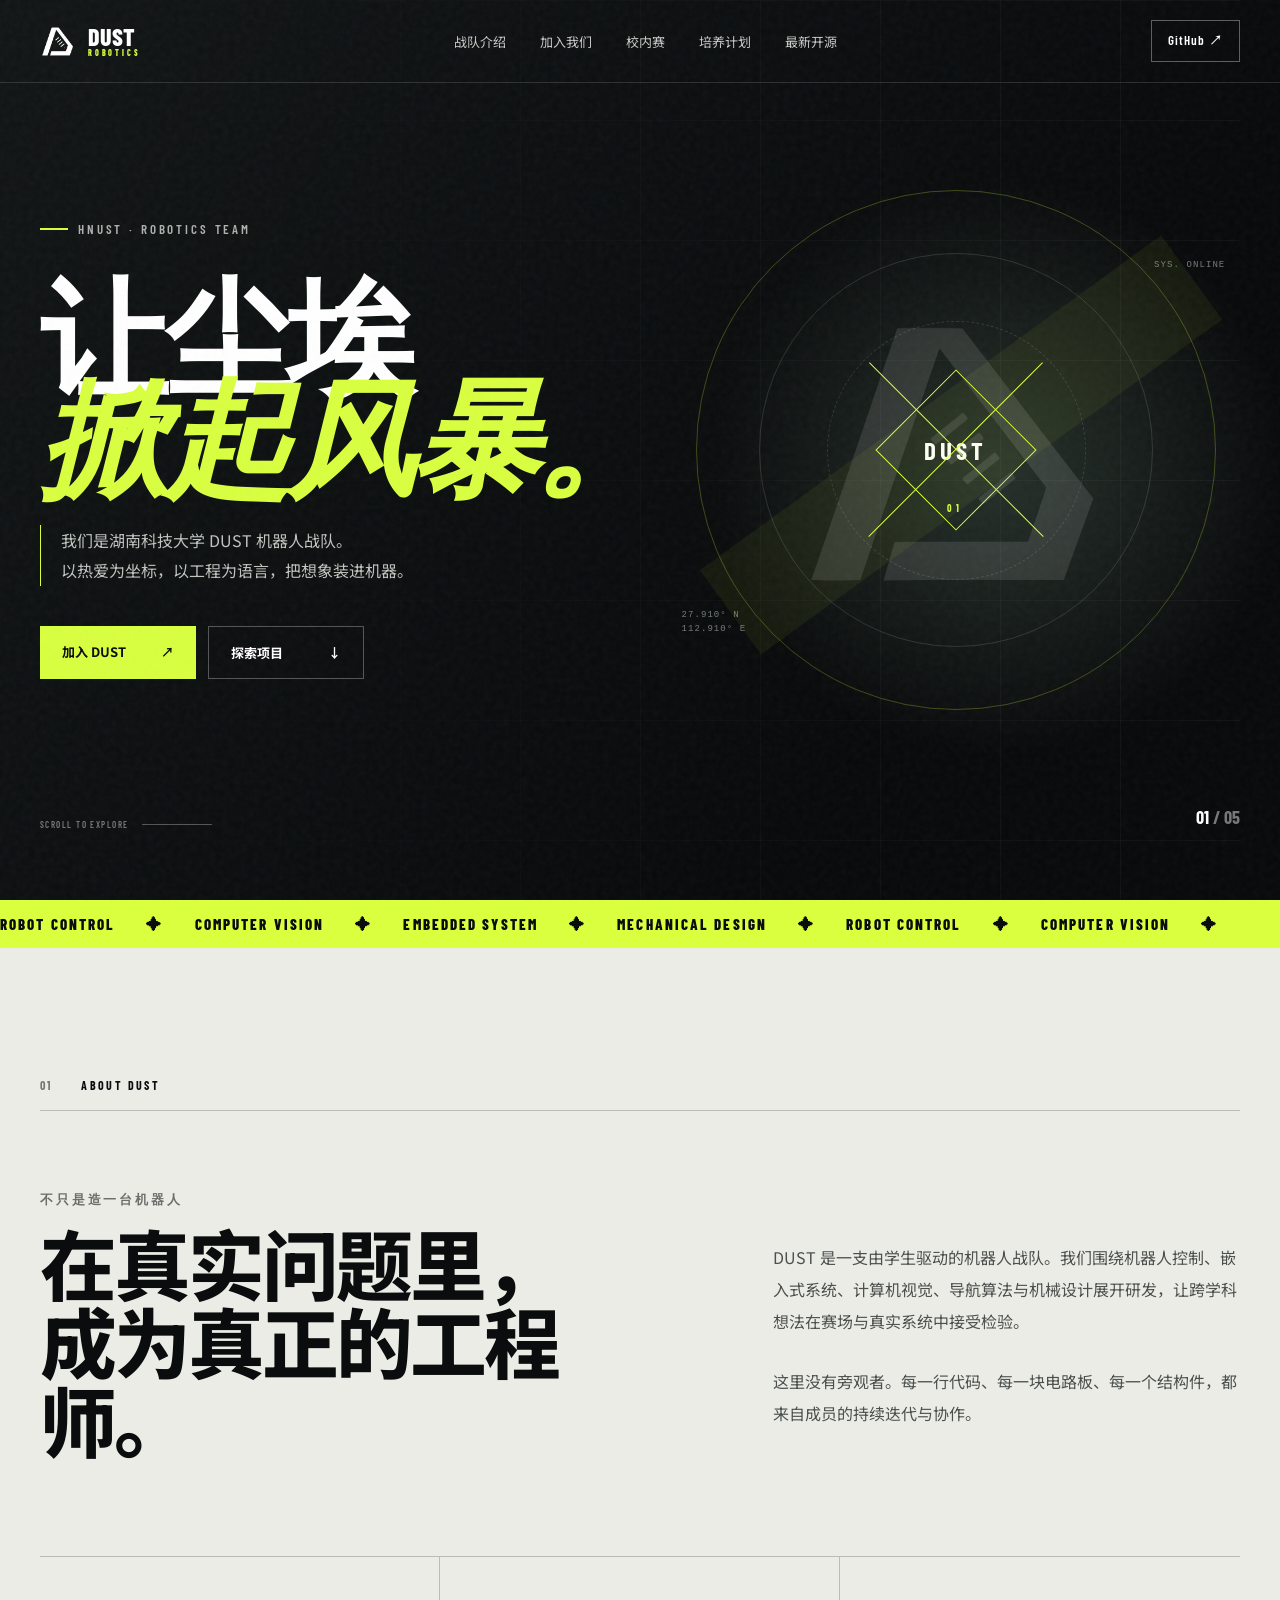
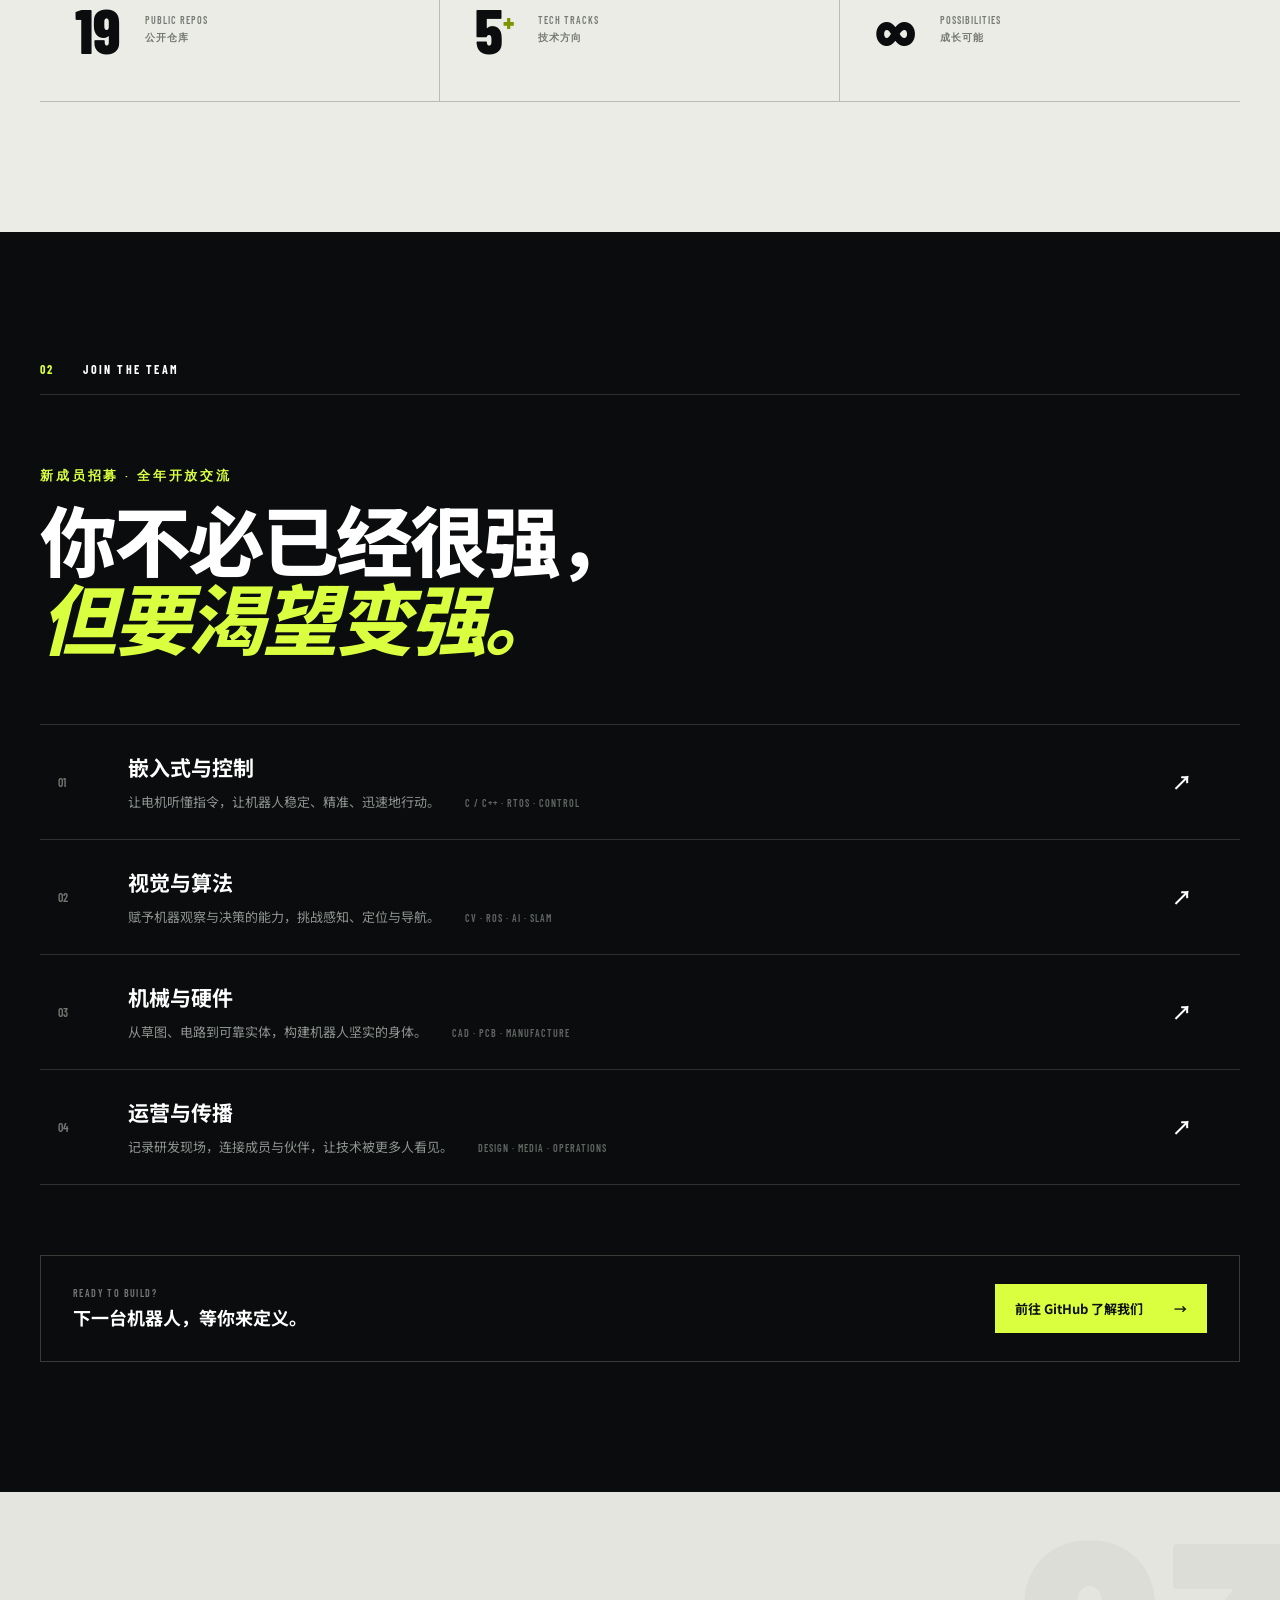
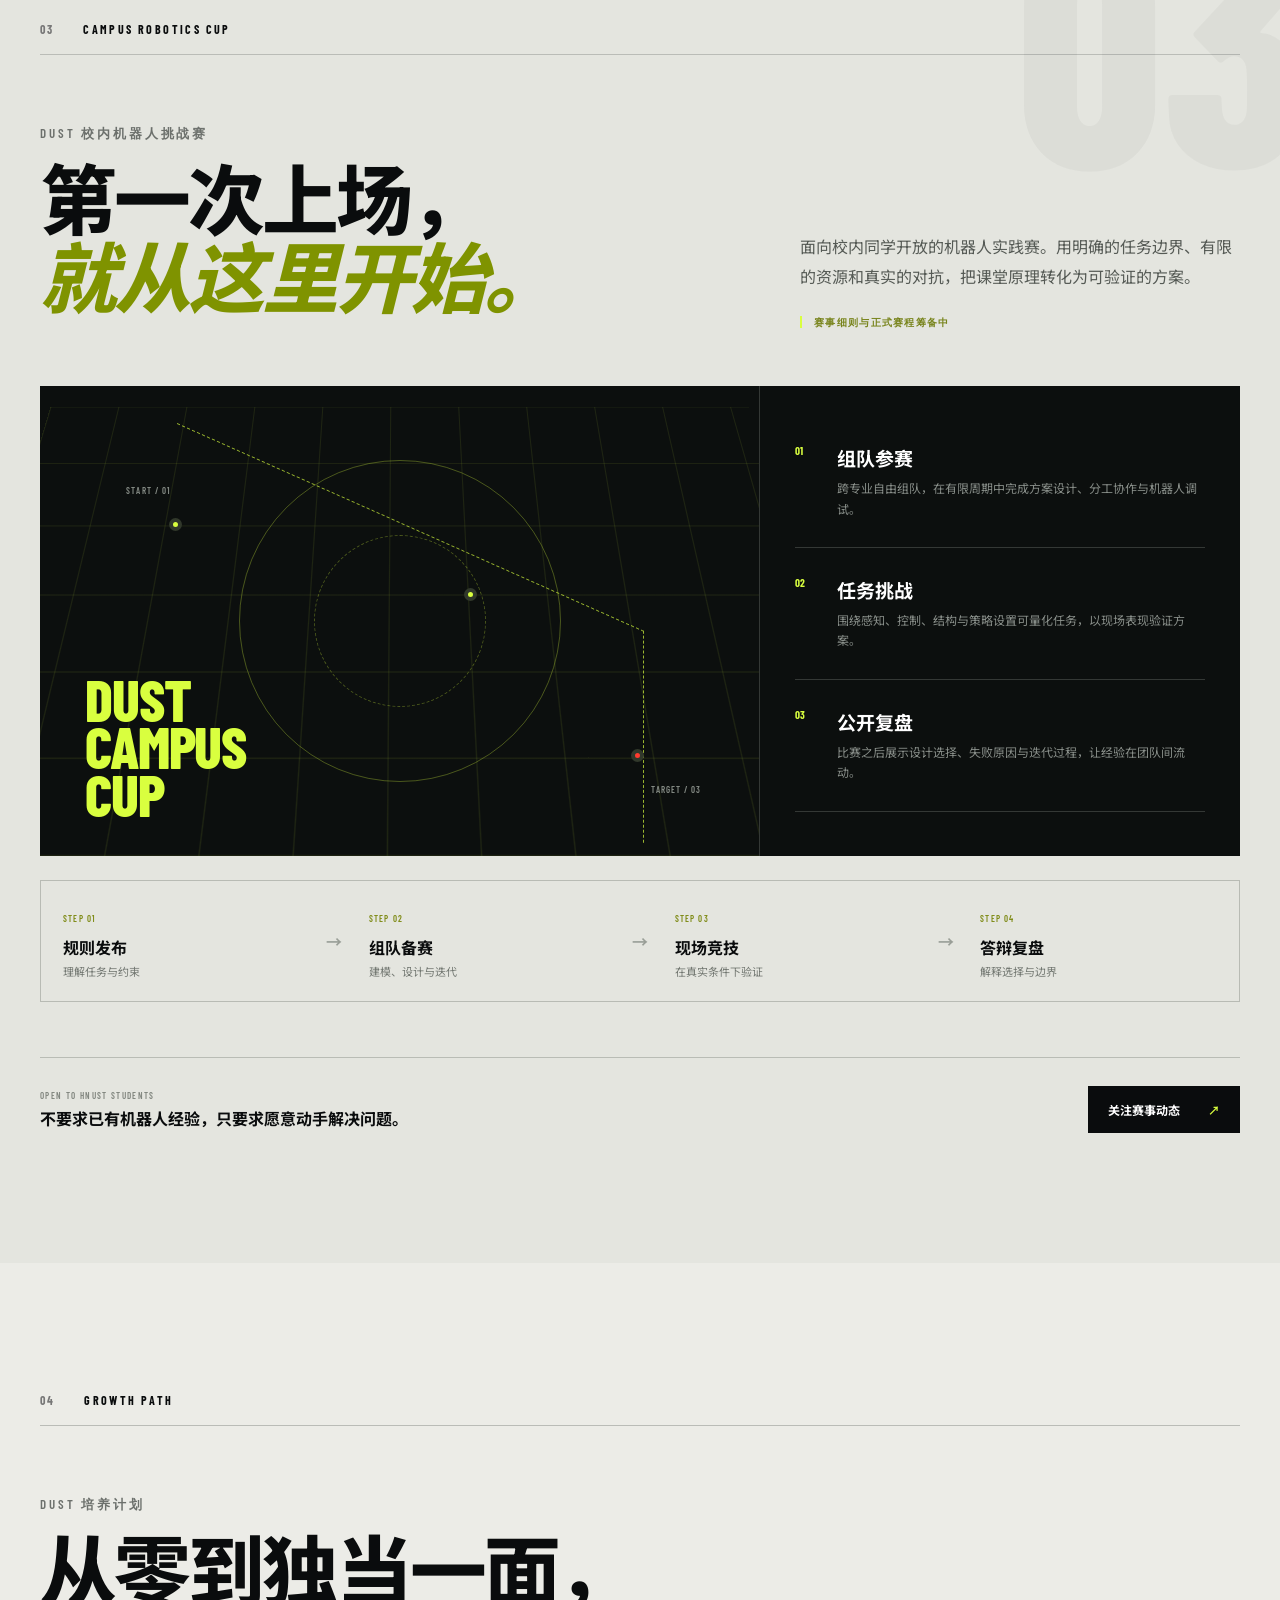
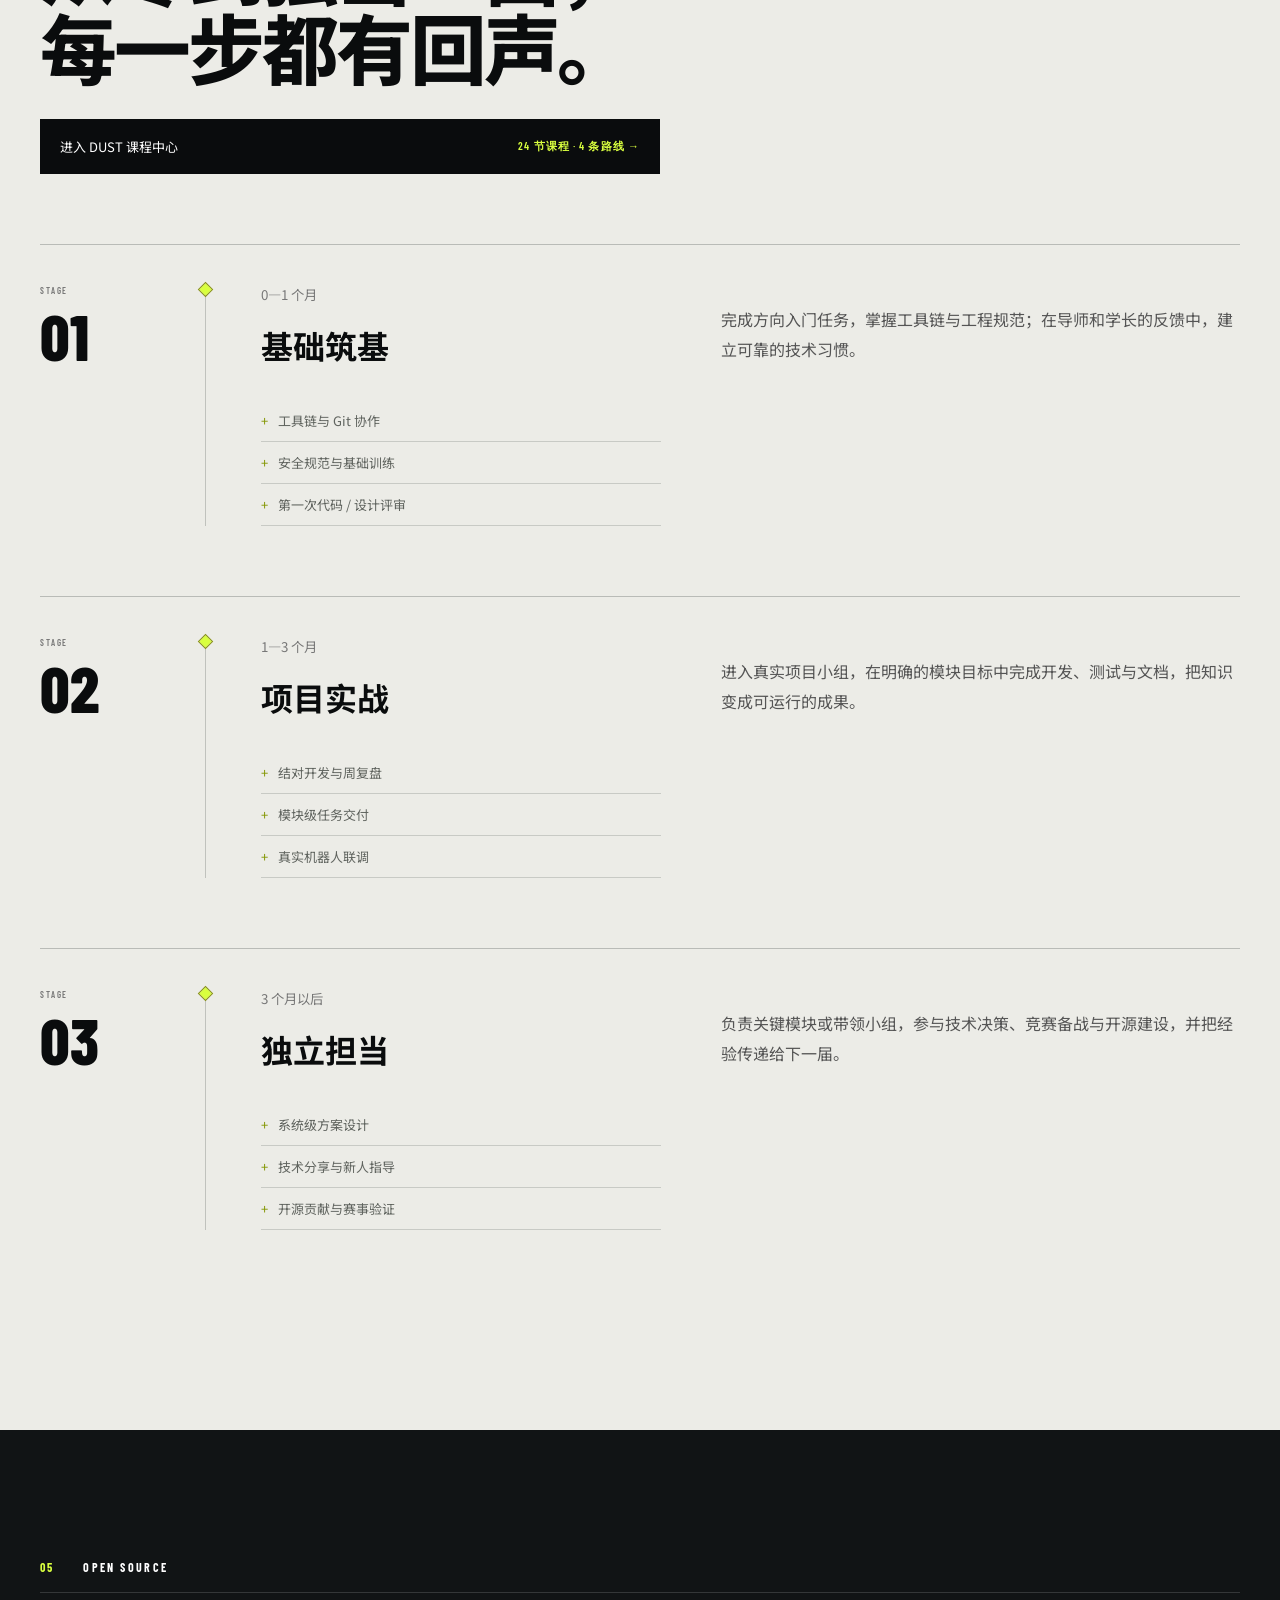
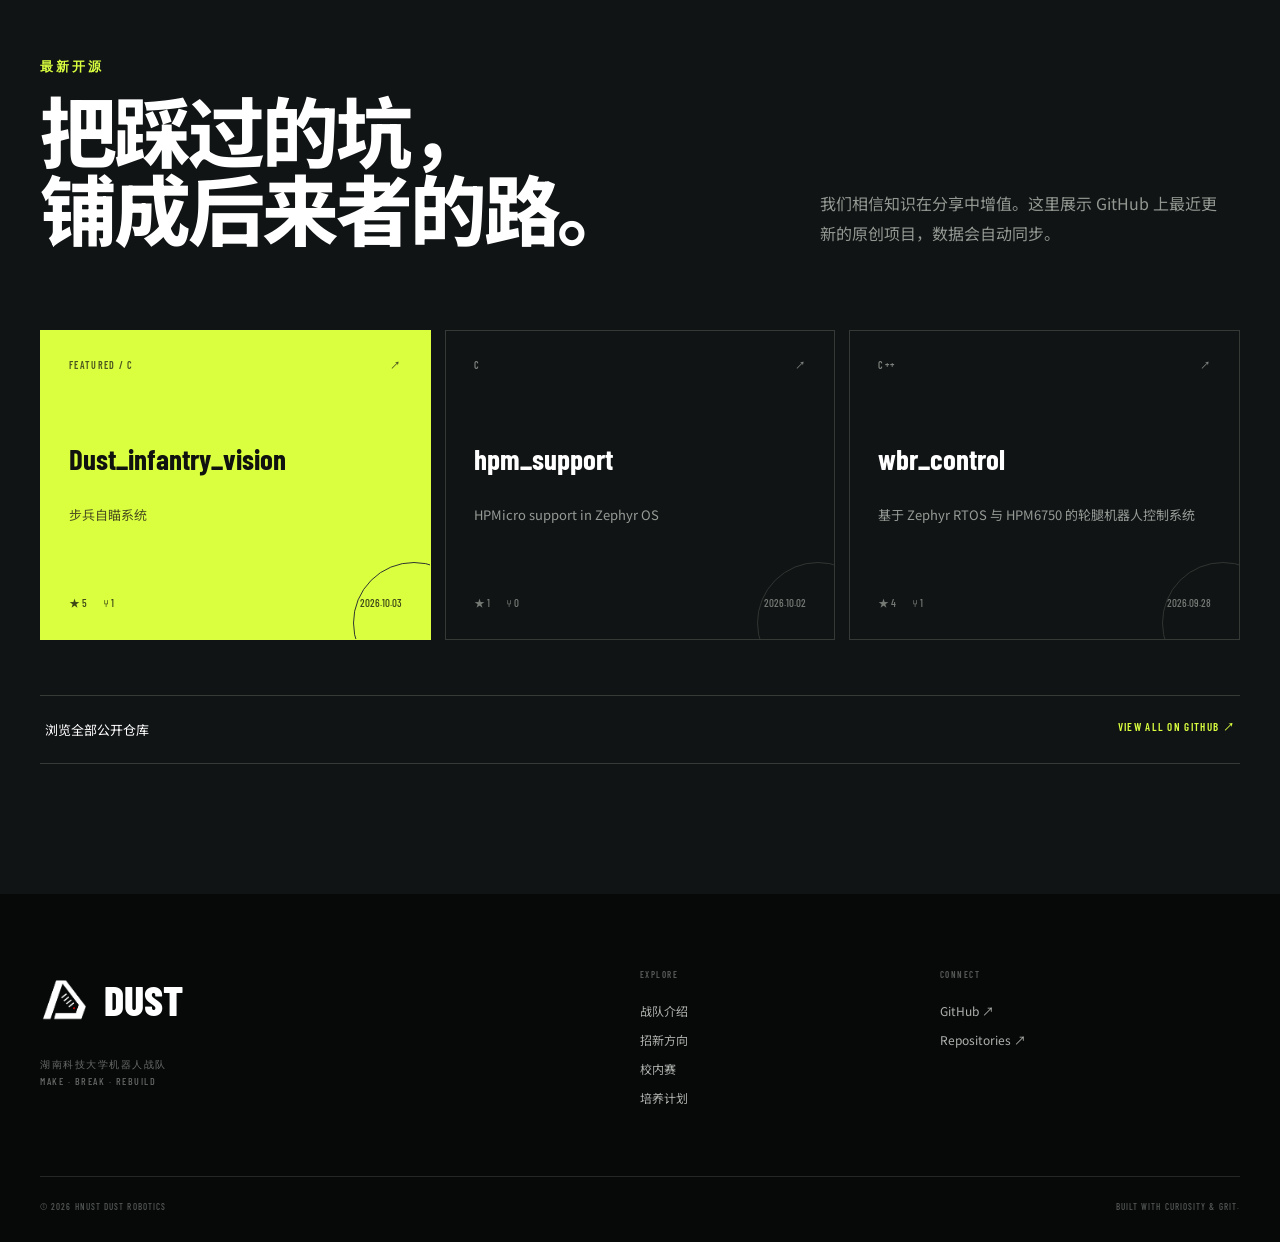
<file: index.html>
<!doctype html>
<html lang="zh-CN">
<head>
  <meta charset="UTF-8" />
  <meta name="viewport" content="width=device-width, initial-scale=1.0" />
  <meta name="description" content="湖南科技大学 DUST 战队——以机器人为载体，在工程实践中创造、成长与开源。" />
  <meta name="theme-color" content="#090b0c" />
  <title>DUST ROBOTICS · 湖南科技大学机器人战队</title>
  <link rel="preconnect" href="https://api.github.com" />
  <link rel="stylesheet" href="styles.css?v=20261004-3" />
</head>
<body>
  <div class="grain" aria-hidden="true"></div>
  <header class="nav-wrap">
    <nav class="nav container" aria-label="主导航">
      <a class="brand" href="#top" aria-label="DUST 首页">
        <img class="brand-logo" src="assets/dust-logo-transparent.png" alt="" />
        <span>DUST<small>ROBOTICS</small></span>
      </a>
      <button class="menu-button" aria-expanded="false" aria-controls="nav-links"><span></span><span></span></button>
      <div class="nav-links" id="nav-links">
        <a href="#about">战队介绍</a>
        <a href="#recruit">加入我们</a>
        <a href="#campus-cup">校内赛</a>
        <a href="#growth">培养计划</a>
        <a href="#opensource">最新开源</a>
      </div>
      <a class="nav-github" href="https://github.com/HNUST-Dust" target="_blank" rel="noreferrer">GitHub ↗</a>
    </nav>
  </header>

  <main id="top">
    <section class="hero container">
      <div class="hero-copy reveal">
        <p class="eyebrow"><span></span>HNUST · ROBOTICS TEAM</p>
        <h1>让尘埃<br><em>掀起风暴。</em></h1>
        <p class="hero-lead">我们是湖南科技大学 DUST 机器人战队。<br>以热爱为坐标，以工程为语言，把想象装进机器。</p>
        <div class="hero-actions">
          <a class="button primary" href="#recruit">加入 DUST <span>↗</span></a>
          <a class="button ghost" href="#opensource">探索项目 <span>↓</span></a>
        </div>
      </div>
      <div class="hero-visual reveal" aria-label="DUST 工程坐标视觉">
        <img class="hero-logo" src="assets/dust-logo-transparent.png" alt="DUST 战队标志" />
        <div class="orbit orbit-a"></div><div class="orbit orbit-b"></div>
        <div class="crosshair"><span>DUST</span><b>01</b></div>
        <div class="telemetry t-one">SYS. ONLINE</div>
        <div class="telemetry t-two">27.910° N<br>112.910° E</div>
        <div class="slash"></div>
      </div>
      <div class="hero-index">01 <span>/ 05</span></div>
      <div class="scroll-note">SCROLL TO EXPLORE <i></i></div>
    </section>

    <section class="ticker" aria-label="战队方向">
      <div>ROBOT CONTROL <b>✦</b> COMPUTER VISION <b>✦</b> EMBEDDED SYSTEM <b>✦</b> MECHANICAL DESIGN <b>✦</b> ROBOT CONTROL <b>✦</b> COMPUTER VISION <b>✦</b></div>
    </section>

    <section class="about section container" id="about">
      <div class="section-label reveal"><span>01</span> ABOUT DUST</div>
      <div class="about-grid">
        <div class="reveal">
          <p class="kicker">不只是造一台机器人</p>
          <h2>在真实问题里，<br>成为真正的工程师。</h2>
        </div>
        <div class="about-copy reveal">
          <p>DUST 是一支由学生驱动的机器人战队。我们围绕机器人控制、嵌入式系统、计算机视觉、导航算法与机械设计展开研发，让跨学科想法在赛场与真实系统中接受检验。</p>
          <p>这里没有旁观者。每一行代码、每一块电路板、每一个结构件，都来自成员的持续迭代与协作。</p>
        </div>
      </div>
      <div class="stats reveal">
        <div><strong data-count="19">19</strong><span>PUBLIC REPOS<br>公开仓库</span></div>
        <div><strong>5<sup>+</sup></strong><span>TECH TRACKS<br>技术方向</span></div>
        <div><strong>∞</strong><span>POSSIBILITIES<br>成长可能</span></div>
      </div>
    </section>

    <section class="recruit section" id="recruit">
      <div class="container">
        <div class="section-label light reveal"><span>02</span> JOIN THE TEAM</div>
        <div class="recruit-head reveal">
          <p class="kicker">新成员招募 · 全年开放交流</p>
          <h2>你不必已经很强，<br><em>但要渴望变强。</em></h2>
        </div>
        <div class="tracks reveal">
          <article><span>01</span><div><h3>嵌入式与控制</h3><p>让电机听懂指令，让机器人稳定、精准、迅速地行动。</p><small>C / C++ · RTOS · CONTROL</small></div><b>↗</b></article>
          <article><span>02</span><div><h3>视觉与算法</h3><p>赋予机器观察与决策的能力，挑战感知、定位与导航。</p><small>CV · ROS · AI · SLAM</small></div><b>↗</b></article>
          <article><span>03</span><div><h3>机械与硬件</h3><p>从草图、电路到可靠实体，构建机器人坚实的身体。</p><small>CAD · PCB · MANUFACTURE</small></div><b>↗</b></article>
          <article><span>04</span><div><h3>运营与传播</h3><p>记录研发现场，连接成员与伙伴，让技术被更多人看见。</p><small>DESIGN · MEDIA · OPERATIONS</small></div><b>↗</b></article>
        </div>
        <div class="join-bar reveal">
          <div><span>READY TO BUILD?</span><strong>下一台机器人，等你来定义。</strong></div>
          <a href="https://github.com/HNUST-Dust" target="_blank" rel="noreferrer">前往 GitHub 了解我们 <span>→</span></a>
        </div>
      </div>
    </section>

    <section class="campus-cup section" id="campus-cup">
      <div class="container">
        <div class="section-label reveal"><span>03</span> CAMPUS ROBOTICS CUP</div>
        <div class="cup-head">
          <div class="reveal">
            <p class="kicker">DUST 校内机器人挑战赛</p>
            <h2>第一次上场，<br><em>就从这里开始。</em></h2>
          </div>
          <div class="cup-intro reveal">
            <p>面向校内同学开放的机器人实践赛。用明确的任务边界、有限的资源和真实的对抗，把课堂原理转化为可验证的方案。</p>
            <span>赛事细则与正式赛程筹备中</span>
          </div>
        </div>
        <div class="cup-arena reveal">
          <div class="arena-visual" aria-hidden="true">
            <div class="arena-grid"></div><i class="node n1"></i><i class="node n2"></i><i class="node n3"></i><i class="route"></i>
            <span class="arena-tag a1">START / 01</span><span class="arena-tag a2">TARGET / 03</span><strong>DUST<br>CAMPUS<br>CUP</strong>
          </div>
          <div class="cup-features">
            <article><span>01</span><h3>组队参赛</h3><p>跨专业自由组队，在有限周期中完成方案设计、分工协作与机器人调试。</p></article>
            <article><span>02</span><h3>任务挑战</h3><p>围绕感知、控制、结构与策略设置可量化任务，以现场表现验证方案。</p></article>
            <article><span>03</span><h3>公开复盘</h3><p>比赛之后展示设计选择、失败原因与迭代过程，让经验在团队间流动。</p></article>
          </div>
        </div>
        <div class="cup-flow reveal">
          <div><small>STEP 01</small><strong>规则发布</strong><span>理解任务与约束</span></div><b>→</b>
          <div><small>STEP 02</small><strong>组队备赛</strong><span>建模、设计与迭代</span></div><b>→</b>
          <div><small>STEP 03</small><strong>现场竞技</strong><span>在真实条件下验证</span></div><b>→</b>
          <div><small>STEP 04</small><strong>答辩复盘</strong><span>解释选择与边界</span></div>
        </div>
        <div class="cup-cta reveal"><div><span>OPEN TO HNUST STUDENTS</span><strong>不要求已有机器人经验，只要求愿意动手解决问题。</strong></div><a href="https://github.com/HNUST-Dust" target="_blank" rel="noreferrer">关注赛事动态 <span>↗</span></a></div>
      </div>
    </section>

    <section class="growth section container" id="growth">
      <div class="section-label reveal"><span>04</span> GROWTH PATH</div>
      <div class="growth-head reveal">
        <p class="kicker">DUST 培养计划</p><h2>从零到独当一面，<br>每一步都有回声。</h2>
        <a class="course-entry" href="course.html"><span>进入 DUST 课程中心</span><b>24 节课程 · 4 条路线 →</b></a>
      </div>
      <div class="timeline">
        <article class="reveal"><div class="stage"><span>STAGE</span><strong>01</strong></div><div class="line"><i></i></div><div><small>0—1 个月</small><h3>基础筑基</h3><p>完成方向入门任务，掌握工具链与工程规范；在导师和学长的反馈中，建立可靠的技术习惯。</p><ul><li>工具链与 Git 协作</li><li>安全规范与基础训练</li><li>第一次代码 / 设计评审</li></ul></div></article>
        <article class="reveal"><div class="stage"><span>STAGE</span><strong>02</strong></div><div class="line"><i></i></div><div><small>1—3 个月</small><h3>项目实战</h3><p>进入真实项目小组，在明确的模块目标中完成开发、测试与文档，把知识变成可运行的成果。</p><ul><li>结对开发与周复盘</li><li>模块级任务交付</li><li>真实机器人联调</li></ul></div></article>
        <article class="reveal"><div class="stage"><span>STAGE</span><strong>03</strong></div><div class="line"><i></i></div><div><small>3 个月以后</small><h3>独立担当</h3><p>负责关键模块或带领小组，参与技术决策、竞赛备战与开源建设，并把经验传递给下一届。</p><ul><li>系统级方案设计</li><li>技术分享与新人指导</li><li>开源贡献与赛事验证</li></ul></div></article>
      </div>
    </section>

    <section class="opensource section" id="opensource">
      <div class="container">
        <div class="section-label light reveal"><span>05</span> OPEN SOURCE</div>
        <div class="open-head reveal">
          <div><p class="kicker">最新开源</p><h2>把踩过的坑，<br>铺成后来者的路。</h2></div>
          <p>我们相信知识在分享中增值。这里展示 GitHub 上最近更新的原创项目，数据会自动同步。</p>
        </div>
        <div class="repo-grid" id="repo-grid" aria-live="polite">
          <article class="repo featured"><div class="repo-top"><span>FEATURED / C</span><b>↗</b></div><h3>Dust_infantry_vision</h3><p>步兵自瞄系统</p><div class="repo-meta"><span>★ 5</span><span>⑂ 1</span><time>2026.10.03</time></div></article>
          <article class="repo"><div class="repo-top"><span>C</span><b>↗</b></div><h3>hpm_support</h3><p>HPMicro support in Zephyr OS</p><div class="repo-meta"><span>★ 1</span><span>⑂ 0</span><time>2026.10.02</time></div></article>
          <article class="repo"><div class="repo-top"><span>C++</span><b>↗</b></div><h3>wbr_control</h3><p>基于 Zephyr RTOS 与 HPM6750 的轮腿机器人控制系统</p><div class="repo-meta"><span>★ 4</span><span>⑂ 1</span><time>2026.09.28</time></div></article>
        </div>
        <a class="all-repos reveal" href="https://github.com/orgs/HNUST-Dust/repositories" target="_blank" rel="noreferrer"><span>浏览全部公开仓库</span><b>VIEW ALL ON GITHUB ↗</b></a>
      </div>
    </section>
  </main>

  <footer>
    <div class="container footer-grid">
      <div class="footer-brand"><img class="footer-logo" src="assets/dust-logo-transparent.png" alt="DUST 战队标志" /><strong>DUST</strong><p>湖南科技大学机器人战队<br>MAKE · BREAK · REBUILD</p></div>
      <div><span class="footer-label">EXPLORE</span><a href="#about">战队介绍</a><a href="#recruit">招新方向</a><a href="#campus-cup">校内赛</a><a href="#growth">培养计划</a></div>
      <div><span class="footer-label">CONNECT</span><a href="https://github.com/HNUST-Dust" target="_blank" rel="noreferrer">GitHub ↗</a><a href="https://github.com/orgs/HNUST-Dust/repositories" target="_blank" rel="noreferrer">Repositories ↗</a></div>
    </div>
    <div class="container copyright"><span>© <span id="year"></span> HNUST DUST ROBOTICS</span><span>BUILT WITH CURIOSITY &amp; GRIT.</span></div>
  </footer>
  <script src="script.js?v=20261004-3"></script>
</body>
</html>
</file>
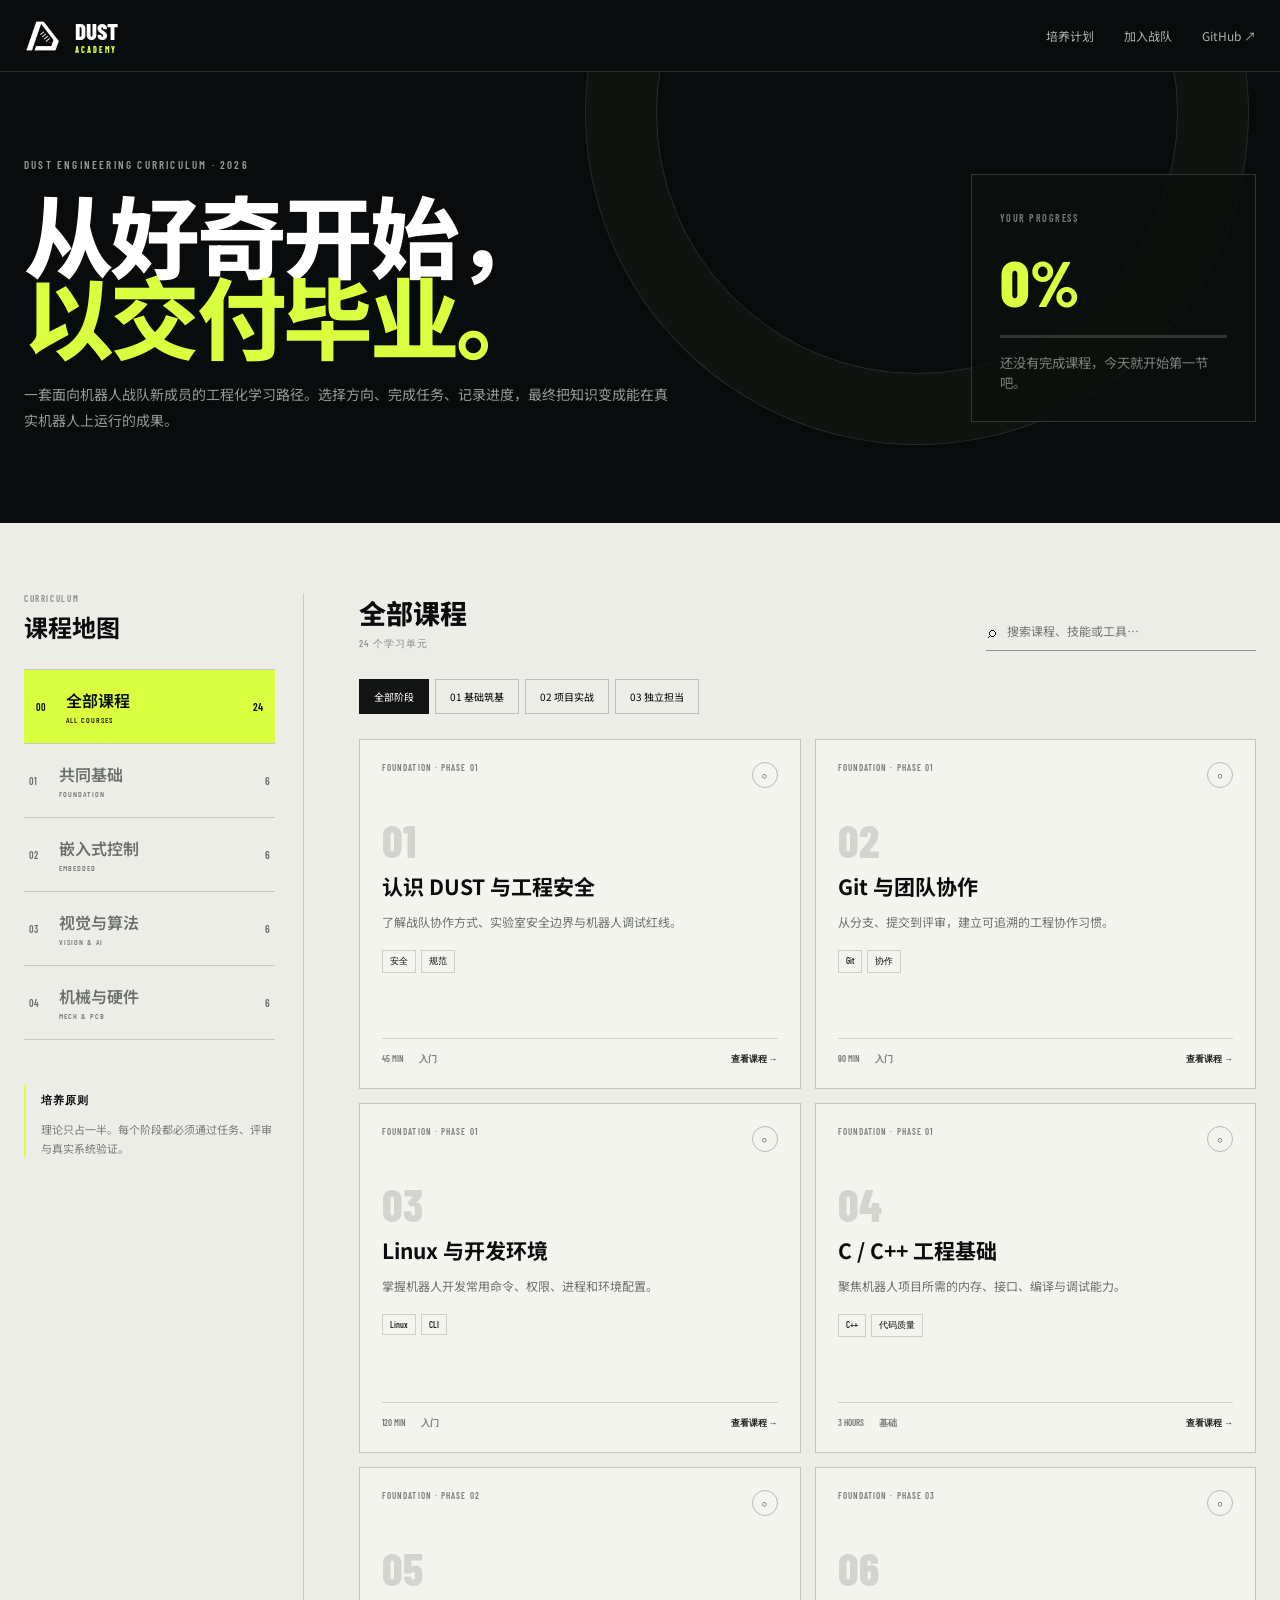
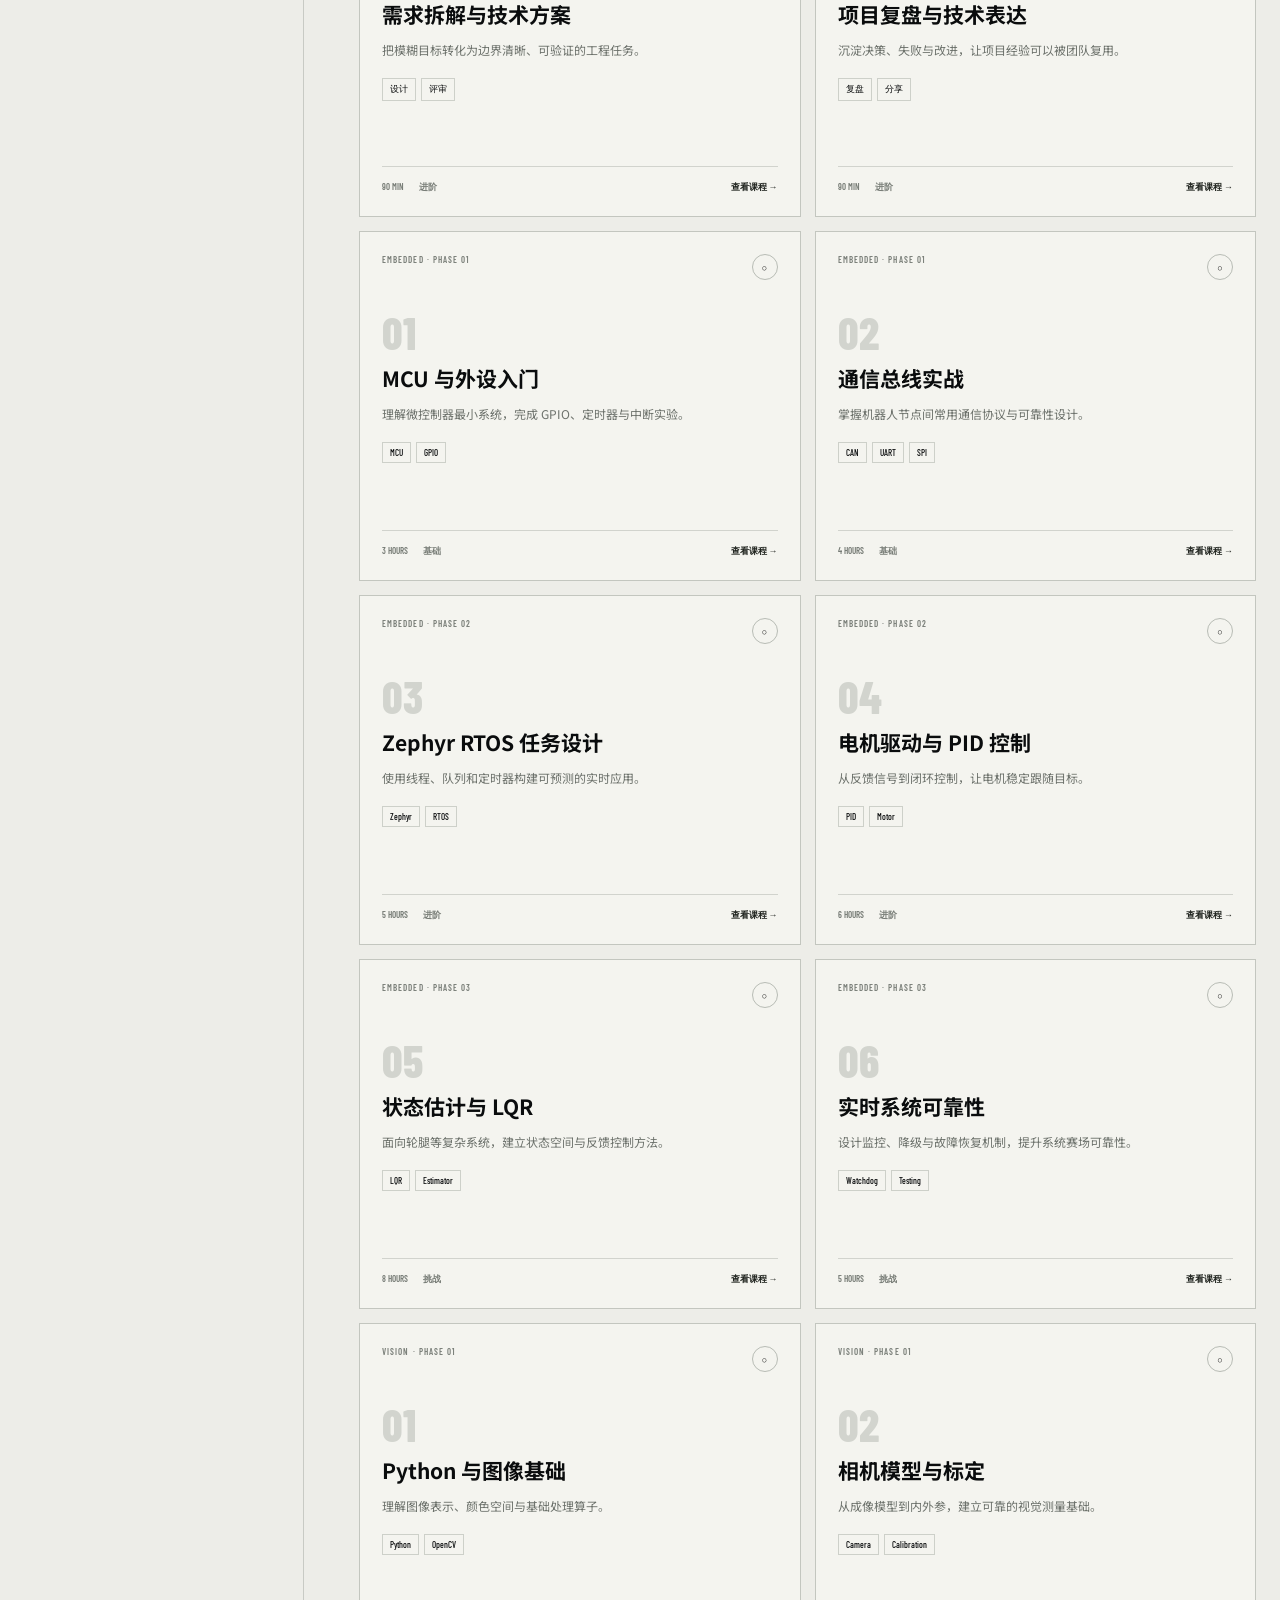
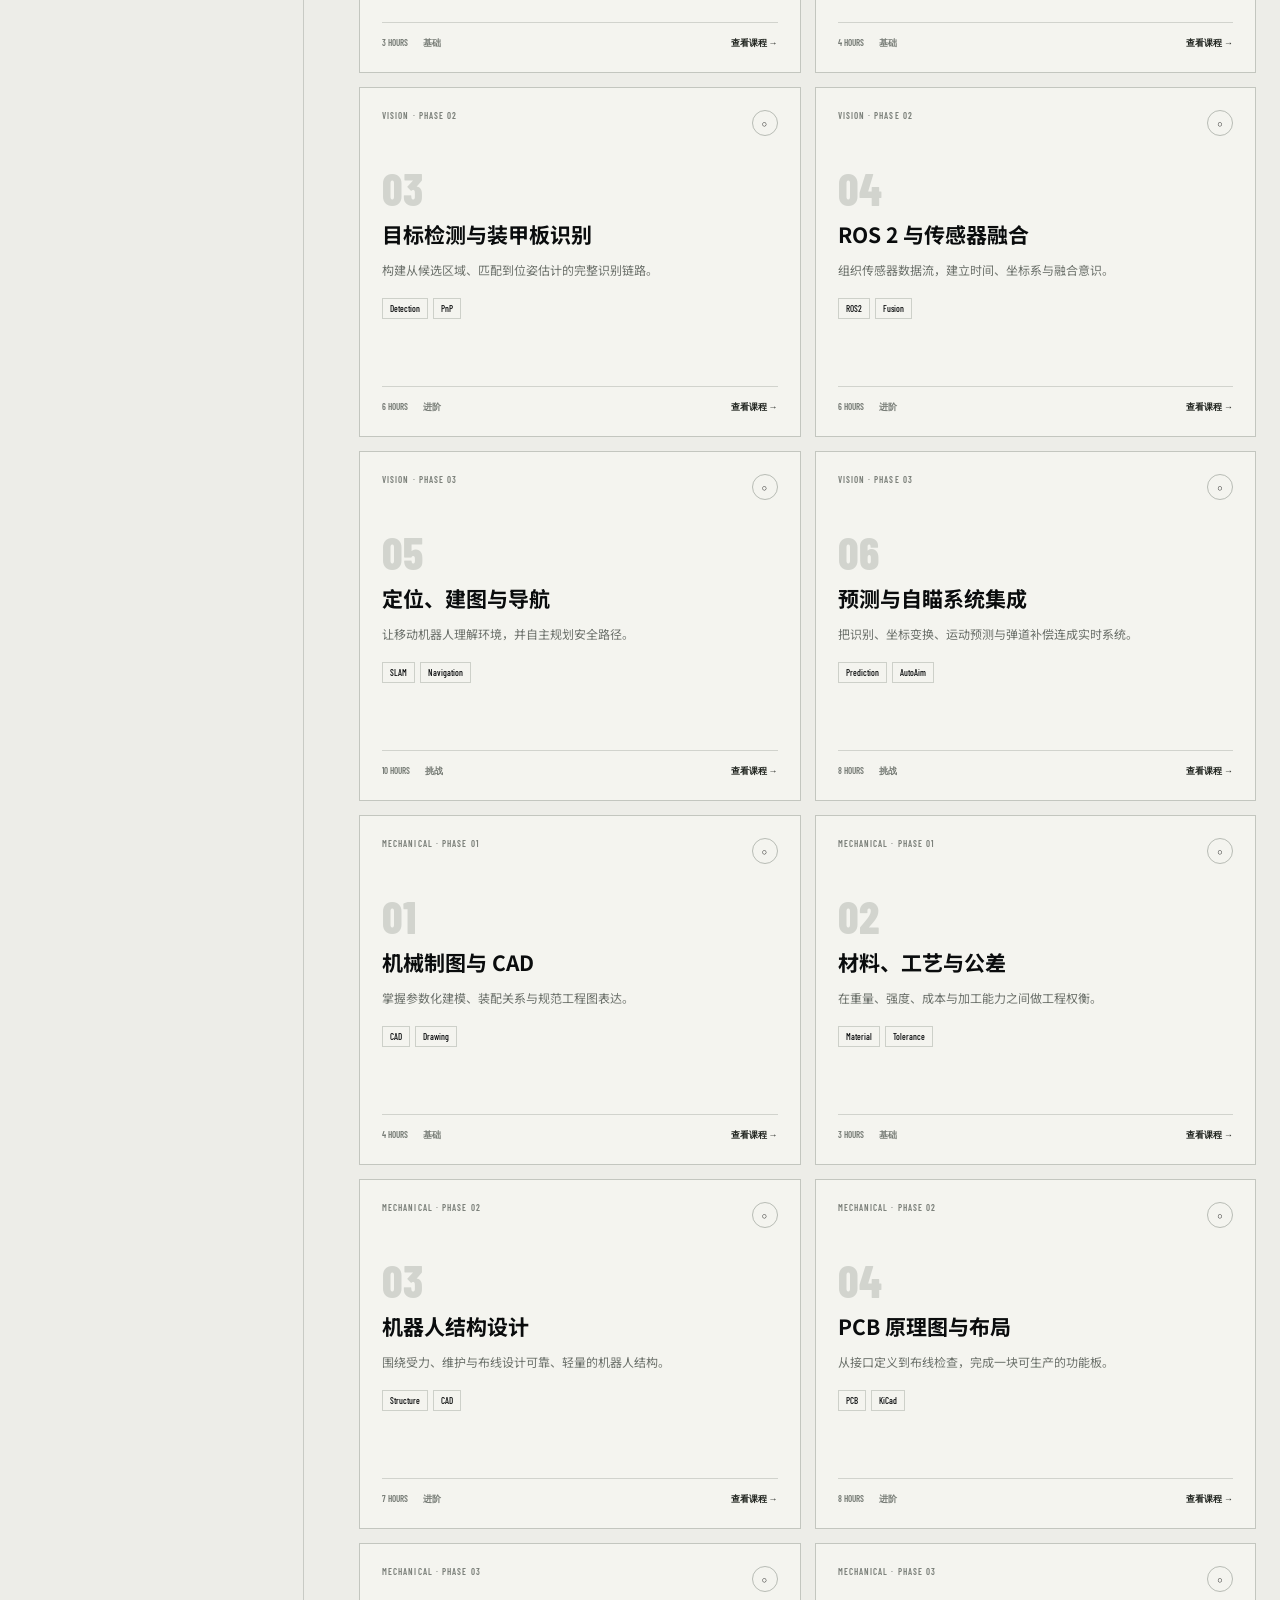
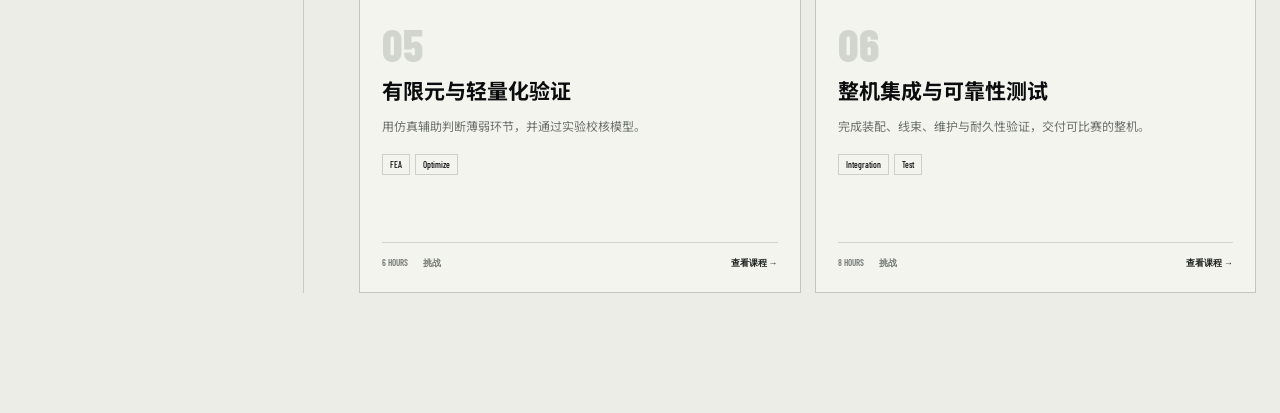
<file: course.html>
<!doctype html>
<html lang="zh-CN">
<head>
  <meta charset="UTF-8"><meta name="viewport" content="width=device-width,initial-scale=1">
  <meta name="theme-color" content="#090b0c"><meta name="description" content="DUST 战队完整工程培训课程系统">
  <title>DUST ACADEMY · 战队培养计划</title>
  <link rel="stylesheet" href="course.css?v=20261004-3">
</head>
<body>
  <header class="academy-nav">
    <a class="logo" href="index.html"><img src="assets/dust-logo-transparent.png" alt=""><strong>DUST<small>ACADEMY</small></strong></a>
    <nav><a href="index.html#growth">培养计划</a><a href="index.html#recruit">加入战队</a><a href="https://github.com/HNUST-Dust" target="_blank" rel="noreferrer">GitHub ↗</a></nav>
  </header>

  <main>
    <section class="academy-hero">
      <div class="hero-copy"><p class="eyebrow">DUST ENGINEERING CURRICULUM · 2026</p><h1>从好奇开始，<br><em>以交付毕业。</em></h1><p>一套面向机器人战队新成员的工程化学习路径。选择方向、完成任务、记录进度，最终把知识变成能在真实机器人上运行的成果。</p></div>
      <div class="hero-status"><span>YOUR PROGRESS</span><strong id="total-progress">0%</strong><div class="progress"><i id="total-progress-bar"></i></div><small id="progress-copy">还没有完成课程，今天就开始第一节吧。</small></div>
    </section>

    <section class="dashboard">
      <aside class="sidebar">
        <div class="sidebar-title"><span>CURRICULUM</span><strong>课程地图</strong></div>
        <button class="track active" data-track="all"><i>00</i><span>全部课程<small>ALL COURSES</small></span><b id="count-all">24</b></button>
        <button class="track" data-track="common"><i>01</i><span>共同基础<small>FOUNDATION</small></span><b>6</b></button>
        <button class="track" data-track="embedded"><i>02</i><span>嵌入式控制<small>EMBEDDED</small></span><b>6</b></button>
        <button class="track" data-track="vision"><i>03</i><span>视觉与算法<small>VISION & AI</small></span><b>6</b></button>
        <button class="track" data-track="mechanical"><i>04</i><span>机械与硬件<small>MECH & PCB</small></span><b>6</b></button>
        <div class="sidebar-note"><span>培养原则</span><p>理论只占一半。每个阶段都必须通过任务、评审与真实系统验证。</p></div>
      </aside>

      <div class="course-content">
        <div class="toolbar"><div><span id="view-label">全部课程</span><strong id="course-count">24 个学习单元</strong></div><label><span>⌕</span><input id="course-search" type="search" placeholder="搜索课程、技能或工具…"></label></div>
        <div class="phase-tabs" role="tablist"><button class="active" data-phase="all">全部阶段</button><button data-phase="1">01 基础筑基</button><button data-phase="2">02 项目实战</button><button data-phase="3">03 独立担当</button></div>
        <div class="course-grid" id="course-grid"></div>
        <div class="empty" id="empty-state" hidden><strong>没有找到匹配课程</strong><p>试试更短的关键词，或切换课程方向。</p></div>
      </div>
    </section>
  </main>

  <dialog id="lesson-dialog">
    <button class="dialog-close" aria-label="关闭">×</button>
    <div id="dialog-content"></div>
  </dialog>
  <div class="toast" id="toast" role="status"></div>
  <script src="course-data.js?v=20261004-3"></script><script src="course.js?v=20261004-3"></script>
</body>
</html>
</file>
<file: styles.css>
@import url('https://fonts.googleapis.com/css2?family=Barlow+Condensed:ital,wght@0,500;0,600;0,700;0,800;1,700&family=Noto+Sans+SC:wght@400;500;600;700;900&display=swap');
:root{--ink:#0a0c0d;--paper:#ecece7;--muted:#9da09b;--acid:#d9ff3f;--line:rgba(255,255,255,.15);--max:1200px}
html,body{overflow-x:hidden}
*{box-sizing:border-box}html{scroll-behavior:smooth}body{margin:0;background:var(--paper);color:var(--ink);font-family:"Noto Sans SC",sans-serif;-webkit-font-smoothing:antialiased}a{color:inherit;text-decoration:none}.container{width:min(var(--max),calc(100% - 48px));margin:auto}.grain{position:fixed;inset:0;opacity:.045;pointer-events:none;z-index:10;background-image:url("data:image/svg+xml,%3Csvg viewBox='0 0 160 160' xmlns='http://www.w3.org/2000/svg'%3E%3Cfilter id='n'%3E%3CfeTurbulence type='fractalNoise' baseFrequency='.9' numOctaves='3' stitchTiles='stitch'/%3E%3C/filter%3E%3Crect width='100%25' height='100%25' filter='url(%23n)'/%3E%3C/svg%3E")}.nav-wrap{position:fixed;inset:0 0 auto;z-index:9;border-bottom:1px solid rgba(255,255,255,.14);transition:.3s}.nav-wrap.scrolled{background:rgba(9,11,12,.92);backdrop-filter:blur(16px)}.nav{height:82px;display:flex;align-items:center;color:#fff}.brand{display:flex;align-items:center;gap:12px;font:800 24px/1 "Barlow Condensed"}.brand small{display:block;font-size:8px;letter-spacing:.35em;color:var(--acid)}.brand-mark{position:relative;display:flex;gap:3px;transform:skew(-16deg)}.brand-mark i{display:block;width:7px;height:29px;background:var(--acid)}.brand-mark i:nth-child(2){height:21px;margin-top:8px}.brand-mark i:nth-child(3){height:13px;margin-top:16px}.nav-links{display:flex;gap:34px;margin:auto;font-size:13px}.nav-links a{color:#c9cbc8;transition:.2s}.nav-links a:hover{color:var(--acid)}.nav-github{font:600 13px "Barlow Condensed";letter-spacing:.08em;border:1px solid #5c5e5d;padding:11px 16px}.menu-button{display:none;background:transparent;border:0}.hero{position:relative;height:min(900px,100vh);min-height:720px;color:white;display:flex;align-items:center}.hero:before{content:"";position:absolute;z-index:-2;left:calc((100vw - 100%)/-2);right:calc((100vw - 100%)/-2);inset-block:0;background:radial-gradient(circle at 78% 52%,#26302a 0,transparent 26%),linear-gradient(125deg,#111515,#07090a 72%)}.hero:after{content:"";position:absolute;z-index:-1;inset:0;background:linear-gradient(90deg,rgba(255,255,255,.045) 1px,transparent 1px),linear-gradient(rgba(255,255,255,.04) 1px,transparent 1px);background-size:120px 120px;mask-image:linear-gradient(to right,transparent,black)}.hero-copy{z-index:2}.eyebrow,.kicker{font:600 13px "Barlow Condensed";letter-spacing:.22em}.eyebrow{color:#aeb2ad;display:flex;align-items:center;gap:10px}.eyebrow span{width:28px;height:2px;background:var(--acid)}h1,h2,h3,p{margin-top:0}.hero h1{font:800 clamp(76px,10vw,150px)/.78 "Barlow Condensed",sans-serif;letter-spacing:-.035em;margin:48px 0 40px;text-transform:uppercase}.hero h1 em{font-style:italic;color:var(--acid)}.hero-lead{color:#c0c4bf;font-size:16px;line-height:1.9;border-left:1px solid var(--acid);padding-left:20px}.hero-actions{display:flex;gap:12px;margin-top:40px}.button{padding:16px 22px;font-weight:700;font-size:13px;min-width:156px;display:flex;justify-content:space-between}.button.primary{background:var(--acid);color:#0a0c0d}.button.ghost{border:1px solid #525554;color:#fff}.hero-visual{position:absolute;right:2%;width:min(44vw,520px);aspect-ratio:1;border:1px solid rgba(217,255,63,.25);border-radius:50%}.orbit{position:absolute;border:1px solid rgba(255,255,255,.13);border-radius:50%;inset:12%}.orbit-b{inset:25%;border-style:dashed;animation:spin 16s linear infinite}.crosshair{position:absolute;inset:39%;border:1px solid var(--acid);display:grid;place-items:center;font:700 25px "Barlow Condensed";letter-spacing:.16em;transform:rotate(45deg)}.crosshair:before,.crosshair:after{content:"";position:absolute;background:var(--acid)}.crosshair:before{width:220%;height:1px}.crosshair:after{height:220%;width:1px}.crosshair span,.crosshair b{transform:rotate(-45deg)}.crosshair b{position:absolute;font-size:10px;right:8px;bottom:8px;color:var(--acid)}.telemetry{position:absolute;color:#747b76;font:500 9px/1.6 monospace;letter-spacing:.12em}.t-one{top:13%;right:-2%}.t-two{bottom:14%;left:-3%}.slash{position:absolute;width:110%;height:20%;background:var(--acid);transform:rotate(-36deg);left:-4%;top:39%;opacity:.06}.hero-index{position:absolute;right:0;bottom:72px;font:700 18px "Barlow Condensed"}.hero-index span{color:#777}.scroll-note{position:absolute;bottom:70px;left:0;color:#777;font:600 9px "Barlow Condensed";letter-spacing:.16em;display:flex;align-items:center;gap:14px}.scroll-note i{width:70px;height:1px;background:#555}.ticker{background:var(--acid);overflow:hidden;white-space:nowrap;padding:15px 0;font:800 15px "Barlow Condensed";letter-spacing:.14em}.ticker div{width:max-content;animation:marquee 25s linear infinite}.ticker b{margin:0 26px}.section{padding:130px 0}.section-label{font:700 12px "Barlow Condensed";letter-spacing:.2em;padding-bottom:18px;border-bottom:1px solid #babcb7}.section-label span{color:#777;margin-right:24px}.section-label.light{color:white;border-color:var(--line)}.section-label.light span{color:var(--acid)}.about-grid{display:grid;grid-template-columns:1.15fr .85fr;gap:100px;padding:80px 0}.kicker{color:#6c706c}.about h2,.growth h2,.recruit h2,.opensource h2{font:800 clamp(48px,6vw,82px)/1.02 "Barlow Condensed","Noto Sans SC";letter-spacing:-.04em;margin:16px 0}.about-copy{padding-top:50px;color:#4c514e;line-height:2}.about-copy p+P{margin-top:28px}.stats{display:grid;grid-template-columns:repeat(3,1fr);border-top:1px solid #babcb7;border-bottom:1px solid #babcb7}.stats div{display:flex;align-items:center;gap:24px;padding:35px;border-right:1px solid #babcb7}.stats div:last-child{border:0}.stats strong{font:800 62px "Barlow Condensed"}.stats sup{font-size:26px;color:#7e9300}.stats span{font:600 10px/1.7 "Barlow Condensed";letter-spacing:.1em;color:#767a75}.recruit{background:var(--ink);color:white}.recruit-head{padding:72px 0 50px}.recruit-head .kicker,.open-head .kicker{color:var(--acid)}.recruit h2 em{color:var(--acid);font-style:italic}.tracks{border-top:1px solid var(--line)}.tracks article{display:grid;grid-template-columns:70px 1fr 50px;align-items:center;padding:27px 18px;border-bottom:1px solid var(--line);transition:.3s}.tracks article:hover{background:var(--acid);color:var(--ink);padding-left:32px}.tracks article>span{font:600 12px "Barlow Condensed";color:#747873}.tracks h3{font-size:21px;margin:0 0 6px}.tracks p{display:inline;color:#8f9490;font-size:13px}.tracks small{margin-left:25px;color:#626763;font:600 10px "Barlow Condensed";letter-spacing:.1em}.tracks b{font-size:20px}.tracks article:hover p,.tracks article:hover small,.tracks article:hover>span{color:#222}.join-bar{margin-top:70px;border:1px solid #383c39;padding:28px 32px;display:flex;align-items:center;justify-content:space-between}.join-bar div{display:flex;flex-direction:column}.join-bar div span{font:600 10px "Barlow Condensed";letter-spacing:.14em;color:#777}.join-bar div strong{font-size:18px;margin-top:5px}.join-bar a{background:var(--acid);color:#111;padding:15px 20px;font-size:13px;font-weight:700}.join-bar a span{margin-left:28px}.growth-head{padding:70px 0}.timeline article{display:grid;grid-template-columns:110px 1px 1fr;gap:55px;border-top:1px solid #b9bbb7;padding:40px 0 70px}.stage span{display:block;font:600 9px "Barlow Condensed";letter-spacing:.18em;color:#777}.stage strong{font:800 65px "Barlow Condensed"}.line{height:100%;background:#c0c2bd}.line i{display:block;width:9px;height:9px;background:var(--acid);outline:1px solid #89911b;transform:translate(-4px,0) rotate(45deg)}.timeline article>div:last-child{display:grid;grid-template-columns:1fr 1.3fr;column-gap:60px}.timeline small{grid-column:1/-1;color:#777}.timeline h3{font:700 32px "Noto Sans SC";margin-top:18px}.timeline p{line-height:1.9;color:#555}.timeline ul{margin:0;list-style:none;padding:0;color:#60645f;font-size:13px}.timeline li{border-bottom:1px solid #c8cac5;padding:11px 0}.timeline li:before{content:"+";color:#829500;margin-right:10px}.opensource{background:#111415;color:white}.open-head{display:grid;grid-template-columns:1.3fr .7fr;align-items:end;padding:65px 0}.open-head>p{color:#929791;line-height:1.9;max-width:400px}.repo-grid{display:grid;grid-template-columns:repeat(3,1fr);gap:14px}.repo{min-height:310px;border:1px solid #363a37;padding:28px;display:flex;flex-direction:column;transition:.3s;position:relative;overflow:hidden}.repo:after{content:"";position:absolute;width:120px;height:120px;border:1px solid #303531;border-radius:50%;right:-45px;bottom:-45px}.repo:hover{transform:translateY(-6px);border-color:var(--acid)}.repo.featured{background:var(--acid);color:#101210;border-color:var(--acid)}.repo-top{display:flex;justify-content:space-between;color:#7d827d;font:600 10px "Barlow Condensed";letter-spacing:.13em}.featured .repo-top{color:#4d561f}.repo h3{font:700 29px/1.1 "Barlow Condensed";margin-top:70px;overflow-wrap:anywhere}.repo p{font-size:13px;color:#969b96;line-height:1.7}.featured p{color:#4d511f}.repo-meta{margin-top:auto;display:flex;gap:16px;color:#757a75;font:500 11px "Barlow Condensed"}.repo-meta time{margin-left:auto}.featured .repo-meta{color:#3e4716}.all-repos{display:flex;justify-content:space-between;border-top:1px solid #373b38;border-bottom:1px solid #373b38;padding:24px 5px;margin-top:55px;font-size:13px}.all-repos b{font:600 11px "Barlow Condensed";color:var(--acid);letter-spacing:.12em}footer{background:#070909;color:#fff;padding:75px 0 30px}.footer-grid{display:grid;grid-template-columns:2fr 1fr 1fr;padding-bottom:70px}.footer-brand{display:grid;grid-template-columns:32px 1fr;align-items:center;column-gap:12px}.footer-brand strong{font:800 42px "Barlow Condensed"}.footer-brand p{grid-column:1/-1;color:#676b67;font:500 10px/1.7 "Barlow Condensed";letter-spacing:.15em;margin-top:20px}.footer-grid>div:not(:first-child){display:flex;flex-direction:column;gap:12px;font-size:12px;color:#adb1ac}.footer-label{color:#565a56;font:600 9px "Barlow Condensed";letter-spacing:.16em;margin-bottom:10px}.copyright{border-top:1px solid #242725;padding-top:24px;display:flex;justify-content:space-between;color:#555a56;font:500 9px "Barlow Condensed";letter-spacing:.12em}.reveal{opacity:0;transform:translateY(20px);transition:opacity .7s,transform .7s}.reveal.visible{opacity:1;transform:none}@keyframes spin{to{transform:rotate(360deg)}}@keyframes marquee{to{transform:translateX(-50%)}}
@media(max-width:800px){.container{width:min(100% - 30px,var(--max))}.nav{height:68px}.nav-links{position:fixed;inset:68px 0 auto;background:#0a0c0d;padding:30px;flex-direction:column;transform:translateY(-130%);transition:.3s;z-index:-1}.nav-links.open{transform:none}.nav-github{display:none}.menu-button{display:flex;margin-left:auto;flex-direction:column;gap:7px}.menu-button span{width:25px;height:1px;background:#fff}.hero{min-height:760px}.hero h1{font-size:76px}.hero-visual{width:370px;right:-160px;opacity:.55}.hero-copy{padding-top:70px}.scroll-note{display:none}.about-grid,.open-head{grid-template-columns:1fr;gap:20px}.section{padding:90px 0}.about-grid{padding:60px 0}.about-copy{padding-top:0}.stats{grid-template-columns:1fr}.stats div{border-right:0;border-bottom:1px solid #babcb7}.tracks article{grid-template-columns:45px 1fr 20px}.tracks small{display:block;margin:8px 0 0}.tracks p{display:block}.join-bar{align-items:flex-start;gap:25px;flex-direction:column}.timeline article{grid-template-columns:70px 1px 1fr;gap:20px}.timeline article>div:last-child{grid-template-columns:1fr}.timeline p{margin-top:20px}.repo-grid{grid-template-columns:1fr}.footer-grid{grid-template-columns:1fr 1fr;gap:50px}.footer-brand{grid-column:1/-1}.copyright{gap:20px}.about h2,.growth h2,.recruit h2,.opensource h2{font-size:46px}}
@media(prefers-reduced-motion:reduce){html{scroll-behavior:auto}.reveal{opacity:1;transform:none;transition:none}.orbit-b,.ticker div{animation:none}}
.course-entry{display:flex;justify-content:space-between;align-items:center;max-width:620px;margin-top:32px;padding:18px 20px;background:var(--ink);color:white;font-size:13px;transition:.2s}.course-entry b{color:var(--acid);font:600 11px "Barlow Condensed";letter-spacing:.1em}.course-entry:hover{background:#202524;transform:translateX(5px)}
.brand-logo{width:36px;height:36px;object-fit:contain}.hero-logo{position:absolute;z-index:-1;width:64%;height:64%;inset:18%;object-fit:contain;opacity:.11;filter:grayscale(1)}.footer-logo{width:50px;height:50px;object-fit:contain}.footer-brand{grid-template-columns:52px 1fr}
.campus-cup{background:#e4e5df;position:relative;overflow:hidden}.campus-cup:before{content:"03";position:absolute;right:-2vw;top:20px;font:800 320px/.8 "Barlow Condensed";color:rgba(10,12,13,.035)}.cup-head{display:grid;grid-template-columns:1.2fr .8fr;gap:100px;padding:70px 0 55px;align-items:end}.cup-head h2{font:800 clamp(48px,6vw,82px)/1.02 "Barlow Condensed","Noto Sans SC";letter-spacing:-.04em;margin:16px 0}.cup-head h2 em{font-style:italic;color:#7f9300}.cup-intro p{color:#555a55;line-height:1.9}.cup-intro span{font:600 10px "Barlow Condensed";letter-spacing:.13em;color:#78841c;border-left:2px solid var(--acid);padding-left:12px}.cup-arena{display:grid;grid-template-columns:1.2fr .8fr;background:#0c0f0e;color:#fff;min-height:470px}.arena-visual{position:relative;overflow:hidden;min-height:470px;border-right:1px solid #343835}.arena-grid{position:absolute;inset:0;background:linear-gradient(90deg,rgba(217,255,63,.09) 1px,transparent 1px),linear-gradient(rgba(217,255,63,.09) 1px,transparent 1px);background-size:70px 70px;transform:perspective(500px) rotateX(20deg) scale(1.15)}.arena-visual:before,.arena-visual:after{content:"";position:absolute;border:1px solid rgba(217,255,63,.3);border-radius:50%;width:320px;height:320px;left:50%;top:50%;transform:translate(-50%,-50%)}.arena-visual:after{width:170px;height:170px;border-style:dashed}.arena-visual strong{position:absolute;left:45px;bottom:38px;font:800 58px/.82 "Barlow Condensed";color:var(--acid);letter-spacing:-.02em}.node{position:absolute;width:13px;height:13px;background:var(--acid);border:4px solid #31382b;border-radius:50%;z-index:2}.n1{left:18%;top:28%}.n2{left:59%;top:43%}.n3{right:16%;bottom:20%;background:#ff3b2f}.route{position:absolute;left:19%;top:30%;width:65%;height:45%;border-top:1px dashed var(--acid);border-right:1px dashed var(--acid);transform:skewY(24deg);opacity:.7}.arena-tag{position:absolute;color:#858b85;font:600 9px "Barlow Condensed";letter-spacing:.12em}.a1{left:12%;top:21%}.a2{right:8%;bottom:13%}.cup-features{padding:30px 35px}.cup-features article{display:grid;grid-template-columns:42px 1fr;border-bottom:1px solid #343835;padding:28px 0}.cup-features article>span{font:700 11px "Barlow Condensed";color:var(--acid)}.cup-features h3{font-size:19px;margin:0 0 7px}.cup-features p{grid-column:2;color:#888e89;font-size:12px;line-height:1.7;margin:0}.cup-flow{display:grid;grid-template-columns:1fr 25px 1fr 25px 1fr 25px 1fr;border:1px solid #b8bbb4;margin-top:24px}.cup-flow>div{padding:22px}.cup-flow small{font:600 9px "Barlow Condensed";letter-spacing:.13em;color:#7f8b17}.cup-flow strong,.cup-flow span{display:block}.cup-flow strong{font-size:16px;margin:8px 0 4px}.cup-flow span{font-size:11px;color:#737872}.cup-flow>b{display:grid;place-items:center;color:#999e97}.cup-cta{display:flex;align-items:center;justify-content:space-between;margin-top:55px;border-top:1px solid #b9bcb5;padding-top:28px}.cup-cta div{display:flex;flex-direction:column}.cup-cta div span{font:600 9px "Barlow Condensed";letter-spacing:.15em;color:#81867f}.cup-cta div strong{font-size:16px;margin-top:5px}.cup-cta a{background:var(--ink);color:#fff;padding:15px 20px;font-size:12px;font-weight:700}.cup-cta a span{color:var(--acid);margin-left:25px}
@media(max-width:800px){.course-entry{align-items:flex-start;gap:8px;flex-direction:column}}
@media(max-width:800px){.cup-head,.cup-arena{grid-template-columns:1fr;gap:20px}.cup-head{padding:55px 0 35px}.arena-visual{min-height:380px;border-right:0;border-bottom:1px solid #343835}.cup-flow{grid-template-columns:1fr}.cup-flow>b{transform:rotate(90deg);padding:4px}.cup-cta{align-items:flex-start;gap:25px;flex-direction:column}.cup-head h2{font-size:46px}.campus-cup:before{font-size:190px}}
</file>
<file: course.css>
@import url('https://fonts.googleapis.com/css2?family=Barlow+Condensed:wght@500;600;700;800&family=Noto+Sans+SC:wght@400;500;600;700;900&display=swap');
:root{--ink:#0a0c0d;--paper:#edede8;--acid:#d9ff3f;--muted:#70756f;--line:#c8cac4}*{box-sizing:border-box}html,body{margin:0;background:var(--paper);color:var(--ink);font-family:"Noto Sans SC",sans-serif}button,input{font:inherit}button{cursor:pointer}.academy-nav{height:72px;background:#090b0c;color:#fff;display:flex;align-items:center;padding:0 max(24px,calc((100vw - 1280px)/2));border-bottom:1px solid #292d2a}.logo{display:flex;align-items:center;color:white;text-decoration:none;gap:3px}.logo i{width:7px;height:29px;background:var(--acid);transform:skew(-15deg)}.logo i:nth-child(2){height:21px;margin-top:8px}.logo i:nth-child(3){height:13px;margin-top:16px}.logo strong{font:800 23px "Barlow Condensed";margin-left:10px}.logo small{display:block;color:var(--acid);font-size:8px;letter-spacing:.24em}.academy-nav nav{margin-left:auto;display:flex;gap:30px}.academy-nav nav a{color:#aeb2ad;text-decoration:none;font-size:12px}.academy-nav nav a:hover{color:var(--acid)}.academy-hero{background:#090b0c;color:#fff;min-height:430px;padding:75px max(24px,calc((100vw - 1280px)/2));display:grid;grid-template-columns:1.5fr .5fr;gap:90px;align-items:center;position:relative;overflow:hidden}.academy-hero:after{content:"";position:absolute;width:520px;height:520px;border:1px solid #252b26;border-radius:50%;right:8%;top:-220px;box-shadow:0 0 0 70px #101411,0 0 0 71px #252b26}.eyebrow{color:#969b96;font:600 11px "Barlow Condensed";letter-spacing:.2em}.hero-copy{position:relative;z-index:1}.hero-copy h1{font:800 clamp(56px,7vw,96px)/.9 "Barlow Condensed","Noto Sans SC";letter-spacing:-.04em;margin:25px 0}.hero-copy h1 em{color:var(--acid);font-style:normal}.hero-copy>p:last-child{color:#969b96;line-height:1.85;max-width:650px;font-size:14px}.hero-status{position:relative;z-index:1;border:1px solid #323733;padding:28px;background:rgba(12,15,13,.8)}.hero-status>span{color:#777d77;font:600 10px "Barlow Condensed";letter-spacing:.15em}.hero-status strong{display:block;font:800 65px "Barlow Condensed";color:var(--acid);margin:15px 0}.progress{height:3px;background:#303530}.progress i{display:block;height:100%;width:0;background:var(--acid);transition:.5s}.hero-status small{display:block;color:#7c817c;margin-top:15px;line-height:1.5}.dashboard{max-width:1280px;margin:auto;display:grid;grid-template-columns:280px 1fr;gap:55px;padding:70px 24px 120px}.sidebar{border-right:1px solid var(--line);padding-right:28px}.sidebar-title{display:flex;flex-direction:column;margin-bottom:25px}.sidebar-title span{font:600 9px "Barlow Condensed";letter-spacing:.18em;color:#888d87}.sidebar-title strong{font-size:24px;margin-top:5px}.track{width:100%;border:0;border-top:1px solid var(--line);background:transparent;padding:18px 5px;display:grid;grid-template-columns:30px 1fr 24px;text-align:left;align-items:center;color:#6a6f69}.track:last-of-type{border-bottom:1px solid var(--line)}.track i{font:600 10px "Barlow Condensed";font-style:normal}.track span{font-weight:600}.track small{display:block;font:500 8px "Barlow Condensed";letter-spacing:.12em;margin-top:3px}.track b{font:600 11px "Barlow Condensed";text-align:right}.track:hover,.track.active{color:#080a09}.track.active{background:var(--acid);padding-inline:12px}.sidebar-note{margin-top:45px;border-left:2px solid var(--acid);padding-left:15px}.sidebar-note span{font:700 11px "Barlow Condensed";letter-spacing:.1em}.sidebar-note p{font-size:11px;color:#777c76;line-height:1.7}.toolbar{display:flex;justify-content:space-between;align-items:end;margin-bottom:28px}.toolbar div{display:flex;flex-direction:column}.toolbar div span{font-size:27px;font-weight:800}.toolbar div strong{font:500 10px "Barlow Condensed";letter-spacing:.12em;color:#858a84;margin-top:5px}.toolbar label{display:flex;align-items:center;border-bottom:1px solid #8f948e;width:270px;padding:8px 2px}.toolbar input{border:0;outline:0;background:transparent;width:100%;margin-left:9px;font-size:12px}.phase-tabs{display:flex;gap:6px;margin-bottom:25px;overflow:auto}.phase-tabs button{white-space:nowrap;background:transparent;border:1px solid #bdc0ba;padding:9px 14px;font-size:10px}.phase-tabs button.active{background:#111412;color:#fff;border-color:#111412}.course-grid{display:grid;grid-template-columns:repeat(2,minmax(0,1fr));gap:14px}.course-card{border:1px solid #c3c6bf;background:#f4f4ef;padding:22px;min-height:350px;display:flex;flex-direction:column;transition:.2s;position:relative}.course-card:hover{border-color:#6d726c;transform:translateY(-3px)}.course-card.done{box-shadow:inset 4px 0 var(--acid)}.card-top{display:flex;justify-content:space-between;color:#7a7f79;font:600 9px "Barlow Condensed";letter-spacing:.12em}.complete{border:1px solid #b8bcb5;background:transparent;width:26px;height:26px;border-radius:50%;line-height:1}.done .complete{background:var(--acid);border-color:#9ead26}.card-number{font:800 45px "Barlow Condensed";color:#d2d4ce;margin-top:25px}.course-card h2{font-size:21px;margin:4px 0 10px}.course-card p{color:#6d726c;font-size:12px;line-height:1.75;margin:0}.tags{display:flex;gap:5px;margin-top:18px}.tags span{border:1px solid #cdd0c9;padding:4px 7px;font:500 9px "Barlow Condensed"}.card-foot{border-top:1px solid #d1d3cd;padding-top:14px;margin-top:auto;display:flex;gap:15px;font:600 9px "Barlow Condensed";color:#777c76}.card-foot b{margin-left:auto;color:#20241f}.empty{text-align:center;padding:100px 0;color:#777}.empty strong{font-size:22px;color:#333}dialog{width:min(680px,calc(100% - 30px));max-height:90vh;border:0;padding:0;background:#f4f4ef;box-shadow:0 30px 100px rgba(0,0,0,.5)}dialog::backdrop{background:rgba(3,5,4,.8);backdrop-filter:blur(5px)}.dialog-close{position:absolute;right:20px;top:16px;border:0;background:transparent;font-size:30px;color:#777}.dialog-eyebrow{background:#111412;color:var(--acid);font:600 10px "Barlow Condensed";letter-spacing:.15em;padding:22px 35px}#dialog-content>h2{font-size:35px;padding:30px 35px 0;margin:0}.dialog-meta{display:flex;gap:10px;padding:14px 35px}.dialog-meta span{background:#e2e3dd;padding:6px 9px;font-size:10px}.dialog-summary{padding:0 35px;color:#626761;line-height:1.8;font-size:13px}#dialog-content section{padding:15px 35px}#dialog-content section h3{font-size:14px;border-bottom:1px solid #ced0ca;padding-bottom:10px}#dialog-content ol{padding-left:20px;font-size:12px;color:#5e635d;line-height:2}.task-list div{display:grid;grid-template-columns:35px 1fr;border-bottom:1px solid #d6d8d1;padding:9px 0;font-size:12px}.task-list b{font:600 10px "Barlow Condensed";color:#89971f}.deliverable{background:#e2e3dd;margin:15px 35px;padding:16px;display:flex;flex-direction:column}.deliverable span{font:600 9px "Barlow Condensed";letter-spacing:.15em;color:#7b807a}.deliverable strong{font-size:14px;margin-top:5px}.dialog-complete{border:0;background:#151816;color:white;padding:17px;margin:5px 35px 35px;width:calc(100% - 70px);font-weight:700}.dialog-complete.done{background:var(--acid);color:#111}.toast{position:fixed;right:25px;bottom:25px;background:#111;color:#fff;padding:14px 20px;font-size:12px;transform:translateY(100px);opacity:0;transition:.3s;z-index:5}.toast.show{transform:none;opacity:1}
.logo img{width:38px;height:38px;object-fit:contain}
@media(max-width:800px){.academy-nav nav a:not(:last-child){display:none}.academy-hero{grid-template-columns:1fr;padding-top:55px;gap:30px}.hero-status{max-width:420px}.dashboard{grid-template-columns:1fr;padding-top:40px}.sidebar{border-right:0;padding:0}.sidebar-note{display:none}.course-grid{grid-template-columns:1fr}.toolbar{align-items:flex-start;gap:20px;flex-direction:column}.toolbar label{width:100%}.phase-tabs{width:100%}.academy-hero:after{right:-280px}.hero-copy h1{font-size:58px}}
.github-submit{background:#e9eadf;margin:10px 20px 20px;padding:18px 15px!important;border:1px solid #d0d3c8}.submit-steps{display:grid;grid-template-columns:repeat(3,1fr);gap:8px}.submit-steps span{display:flex;align-items:center;gap:8px;background:#f5f5ef;padding:9px;font-size:10px}.submit-steps b{font:700 12px "Barlow Condensed";color:#89971f}.submit-actions{display:grid;grid-template-columns:repeat(3,1fr);gap:6px;margin-top:10px}.submit-actions a{background:#151816;color:#fff;text-decoration:none;padding:10px 8px;text-align:center;font-size:10px}.submit-actions a:first-child{background:var(--acid);color:#111}.github-submit code{display:block;background:#dfe1d7;padding:10px;margin-top:10px;font-size:10px;overflow:auto}.github-submit small{display:block;color:#747972;line-height:1.6;margin-top:8px}
@media(max-width:800px){.submit-steps,.submit-actions{grid-template-columns:1fr}}
</file>
